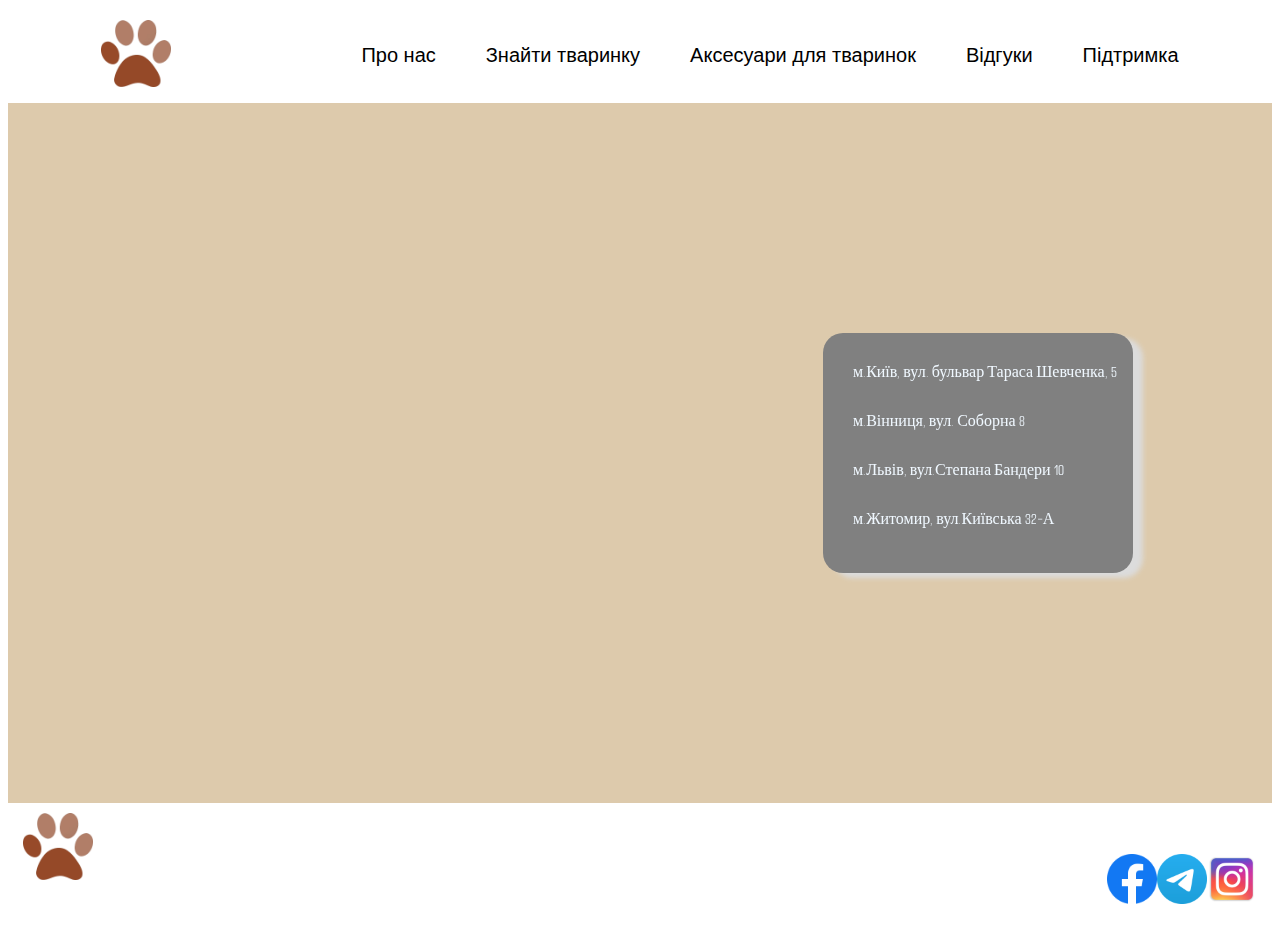
<file: support.html>
<!DOCTYPE html>
<html lang="uk">
<head>
    <meta charset="UTF-8">
    <meta name="viewport" content="width=device-width, initial-scale=1.0">
    <title>Підтримка</title>
    <link rel="stylesheet" href="css.support/support.css">
    <link rel="stylesheet" href="css.support/media.css">
</head>
<body>
    <header class="header">
        <div class="container header-conteiner">
        <a href="index.html"><img src="фото/logo.webp" width="70px"></a>
    <nav class="nav" id="nav">
    <ul class="list-reset nav__list">
    <li class="nav_link">
        <a href="index.html">Про нас</a>
    </li>
    <li class="nav_link">
        <a href="tvarunku.html">Знайти тваринку</a>
    </li>   
    <li class="nav_link">
        <a href="tvarunku.html">Аксесуари для тваринок</a>
    </li>
    <li class="nav_link">
        <a href="vidgyki.html">Відгуки</a>
    </li>
<li class="nav_link">
        <a href="support.html">Підтримка</a>
    </li>
    </ul>
    </nav>
    <button class="btn-reset burger" id="burger">
        <span class="burger__line"></span>
        <span class="burger__line"></span>
        <span class="burger__line"></span>
    </button>
    </div>
    </header>
    <main>
        <section class="section">
        <div class="container-map">
        <div class="maps"><iframe src="https://www.google.com/maps/embed?pb=!1m18!1m12!1m3!1d53707.3671368131!2d30.497756587666636!3d50.454390116855656!2m3!1f0!2f0!3f0!3m2!1i1024!2i768!4f13.1!3m3!1m2!1s0x40d4cef8b5f6338d%3A0x25c7f06ad686451c!2z0LHRg9C70YzQstCw0YAg0KLQsNGA0LDRgdCwINCo0LXQstGH0LXQvdC60LAsIDUsINCa0LjRl9CyLCAwMjAwMA!5e1!3m2!1suk!2sua!4v1737832107612!5m2!1suk!2sua" width="600" height="450" class="map" style="border:0;" allowfullscreen="" loading="lazy" referrerpolicy="no-referrer-when-downgrade"></iframe></div>
        <div class="all-flex-city">
        <div class="flex-city">м.Київ, вул. бульвар Тараса Шевченка, 5</div>
        <div class="flex-city">м.Вінниця, вул. Соборна 8 </div>
        <div class="flex-city">м.Львів, вул.Степана Бандери 10</div>
        <div class="flex-city">м.Житомир, вул.Київська 32-А</div>
        </div>
    </section>
    </main>
    <footer>
        <div class="container-footer">
            <a href="index.html"><img src="фото/logo.webp" width="70px"></a>    
        <div class="div123">
            <a href=""><img src="фото/Facebook_f_logo_(2019).svg.png" width="50px"></a>
        <a href=""><img src="фото/Telegram_2019_Logo.svg.png" width="50px"></a>
    <a href=""><img src="фото/depositphotos_564581688-stock-illustration-instagram-social-media-app-icon.jpg" width="50px"></a>
        </div>
    </div>
    </footer>
    <script src="js/support.js"></script>
</body>
</html>
</file>
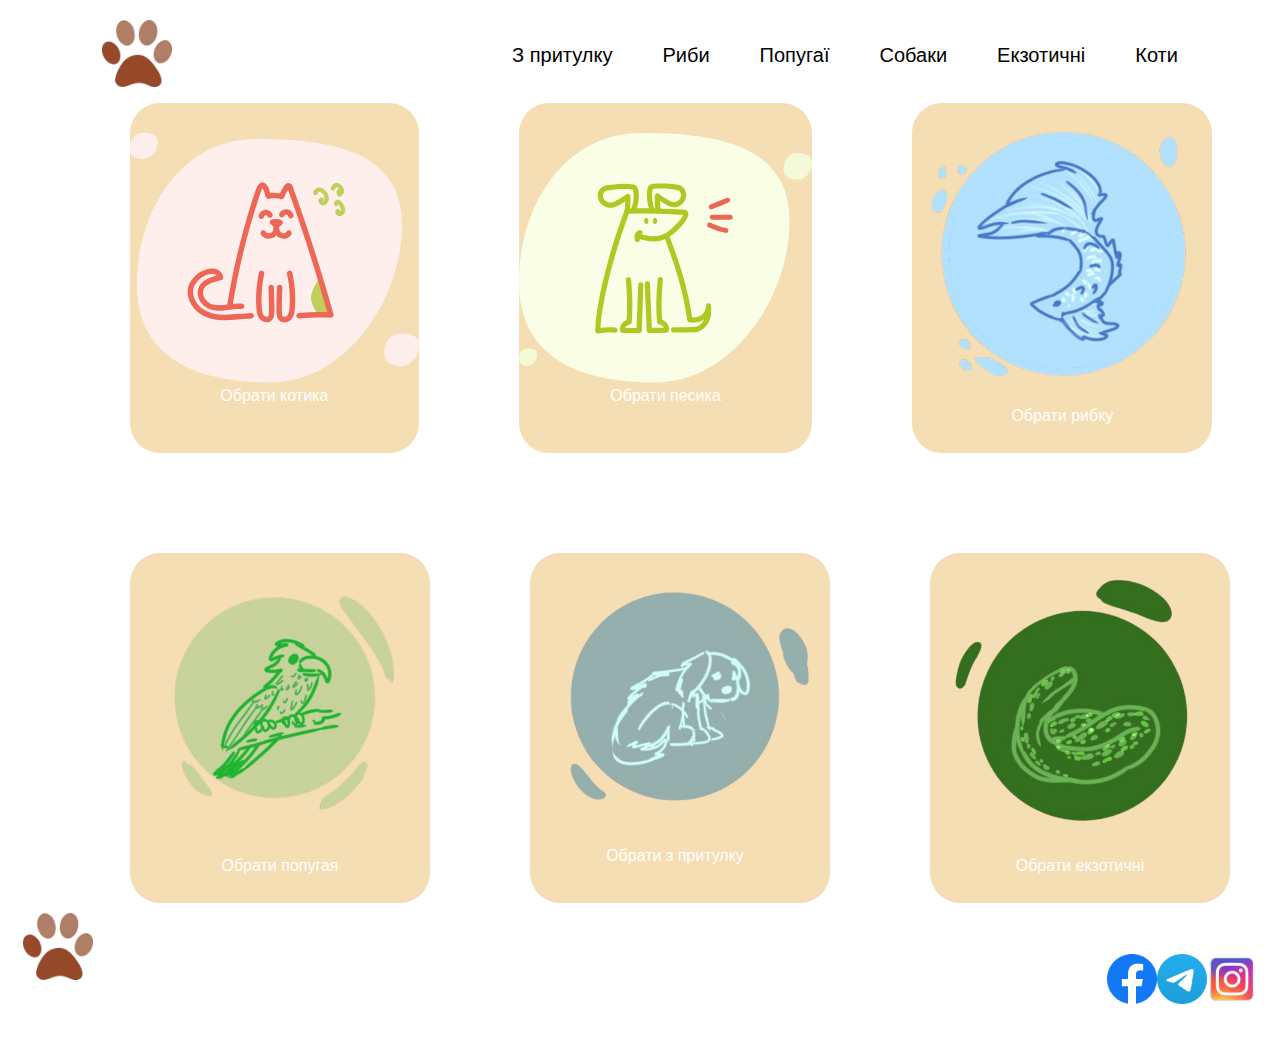
<file: tvarunku.html>
<!DOCTYPE html>
<html lang="en">
<head>
    <meta charset="UTF-8">
    <meta name="viewport" content="width=device-width, initial-scale=1.0">
    <title>Знайти тваринку</title>
    <link rel="stylesheet" href="css/search.css">
    <link rel="stylesheet" href="css/media123.css">
</head>
<body>
    <header class="header">
        <div class="container header-conteiner">
        <a href="index.html"><img src="фото/logo.webp" width="70px"></a>
    <nav class="nav" id="nav">
        <ul class="list-reset nav__list">
            <li class="nav_link">
              <a href="tvar.html">З притулку</a>
            </li>
            <li class="nav_link">
              <a href="fish.html">Риби</a>
            </li>
            <li class="nav_link">
              <a href="bird.html">Попугаї</a>
            </li>
            <li class="nav_link">
              <a href="dog.html">Собаки</a>
            </li>
            <li class="nav_link">
              <a href="priut.html">Екзотичні</a>
            </li>
            <li class="nav_link">
              <a href="caty.html">Коти</a>
            </li>
            </ul>
    </nav>
    <button class="btn-reset burger" id="burger">
        <span class="burger__line"></span>
        <span class="burger__line"></span>
        <span class="burger__line"></span>
    </button>
    </div>
    </header>
    <main>
        <section class="animals">
            <div class="container-main12345">
            <div class="container-main">
                <div class="cat">
                    <a href="caty.html"><img src="фото/cat-bg.svg">
                    <div>Обрати котика</div></a>
                </div>
                <div class="dog">
                    <a href="dog.html"><img src="фото/dog-bg.svg" alt="">
                    <div>Обрати песика</div></a>
                </div>
                <div class="fish">
                <a href="fish.html"><img src="фото/fish12345.png" alt="">
                    <div>Обрати рибку</div></a>
                </div>
                </div>
                <div class="container-main123">
                <div class="bird">
                <a href="bird.html"><img src="фото/popogaia.png" width="300px">
                    <div>Обрати попугая</div></a>
                </div>
                <div class="z-prutylky">
                <a href="tvar.html"><img src="фото/dog12345.png" alt="">
                    <div>Обрати з притулку</div></a>
                </div>
                <div class="ekzotuchni">
                <a href="priut.html"><img src="фото/ekxo123.png" width="300px" alt="">
                    <div>Обрати екзотичні</div></a>
                </div>
            </div>
        </div>
        </section>
    </main>
    <footer>
        <div class="container-footer">
            <a href="index.html"><img src="фото/logo.webp" width="70px"></a>    
        <div class="div123">
            <a href=""><img src="фото/Facebook_f_logo_(2019).svg.png" width="50px"></a>
        <a href=""><img src="фото/Telegram_2019_Logo.svg.png" width="50px"></a>
    <a href=""><img src="фото/depositphotos_564581688-stock-illustration-instagram-social-media-app-icon.jpg" width="50px"></a>
        </div>
    </div>
    </footer>
</body>
</html>
</file>
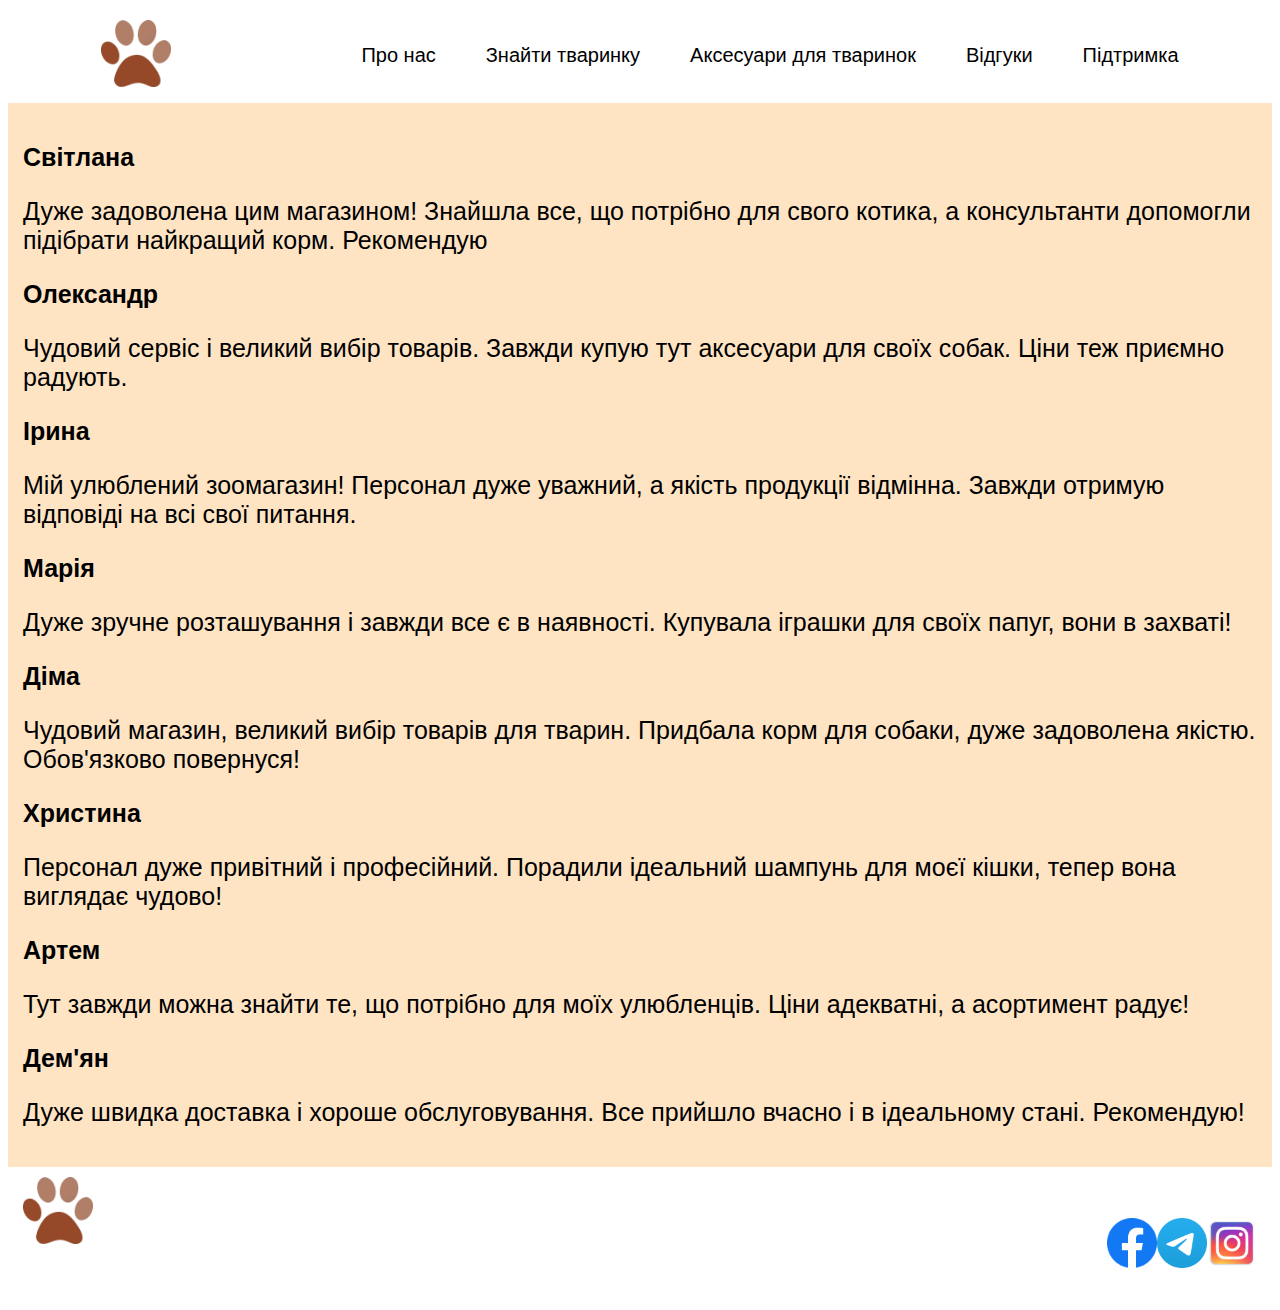
<file: vidgyki.html>
<!DOCTYPE html>
<html lang="uk">
<head>
    <meta charset="UTF-8">
    <meta name="viewport" content="width=device-width, initial-scale=1.0">
    <title>Відгуки</title>
    <link rel="stylesheet" href="css.coments/coments.css">
    <link rel="stylesheet" href="css.coments/media.css">
</head>
<body>
    <header class="header">
        <div class="container header-conteiner">
        <a href="index.html"><img src="фото/logo.webp" width="70px"></a>
    <nav class="nav" id="nav">
    <ul class="list-reset nav__list">
    <li class="nav_link">
        <a href="index.html">Про нас</a>
    </li>
    <li class="nav_link">
        <a href="tvarunku.html">Знайти тваринку</a>
    </li>   
    <li class="nav_link">
        <a href="tvarunku.html">Аксесуари для тваринок</a>
    </li>
    <li class="nav_link">
        <a href="vidgyki.htmls">Відгуки</a>
    </li>
<li class="nav_link">
        <a href="support.html">Підтримка</a>
    </li>
    </ul>
    </nav>
    <button class="btn-reset burger" id="burger">
        <span class="burger__line"></span>
        <span class="burger__line"></span>
        <span class="burger__line"></span>
    </button>
    </div>
    </header>
    <main>
        <section class="coments">
            <div class="conteiner-all">
                <div class="dim">
                    <p class="katerina"><strong>Світлана</strong></p>
                    <p>Дуже задоволена цим магазином! Знайшла все, що потрібно для свого котика, а консультанти допомогли підібрати найкращий корм. Рекомендую</p>
                </div>
                <div class="dim">
                    <p class="oleks"><strong>Олександр</strong></p>
                    <p>Чудовий сервіс і великий вибір товарів. Завжди купую тут аксесуари для своїх собак. Ціни теж приємно радують.</p>
                </div>
                <div class="dim">
                    <p class="irina"><strong>Ірина</strong></p>
                    <p>Мій улюблений зоомагазин! Персонал дуже уважний, а якість продукції відмінна. Завжди отримую відповіді на всі свої питання.</p>
                </div>
                <div class="dim">
                    <p class="maria "><strong>Марія</strong></p>
                    <p>Дуже зручне розташування і завжди все є в наявності. Купувала іграшки для своїх папуг, вони в захваті!</p>
                <div class="dim">
                    <p class="dima"><strong>Діма</strong></p>
                    <p>Чудовий магазин, великий вибір товарів для тварин. Придбала корм для собаки, дуже задоволена якістю. Обов'язково повернуся!</p>
                </div>
                <div class="dim">
                    <p class="krisa"><strong>Христина</strong></p>
                    <p>Персонал дуже привітний і професійний. Порадили ідеальний шампунь для моєї кішки, тепер вона виглядає чудово!</p>
                </div>
                <div class="dim">
                    <p class="bim"><strong>Артем</strong></p>
                    <p>Тут завжди можна знайти те, що потрібно для моїх улюбленців. Ціни адекватні, а асортимент радує!</p>
                </div>
                <div class="dim">
                    <p class="dima"><strong>Дем'ян</strong></p>
                    <p>Дуже швидка доставка і хороше обслуговування. Все прийшло вчасно і в ідеальному стані. Рекомендую!</p>
                </div>
                </div>
            </div>
        </section>
    </main>
    <footer>
        <div class="container-footer">
        <a href="index.html"><img src="фото/logo.webp" width="70px"></a>
        <div class="div123">
            <a href=""><img src="фото/Facebook_f_logo_(2019).svg.png" width="50px"></a>
        <a href=""><img src="фото/Telegram_2019_Logo.svg.png" width="50px"></a>
    <a href=""><img src="фото/depositphotos_564581688-stock-illustration-instagram-social-media-app-icon.jpg" width="50px"></a>
        </div>
    </div>
    </footer>
    <script src="js/coments.js"></script>
</body>
</html>
</file>
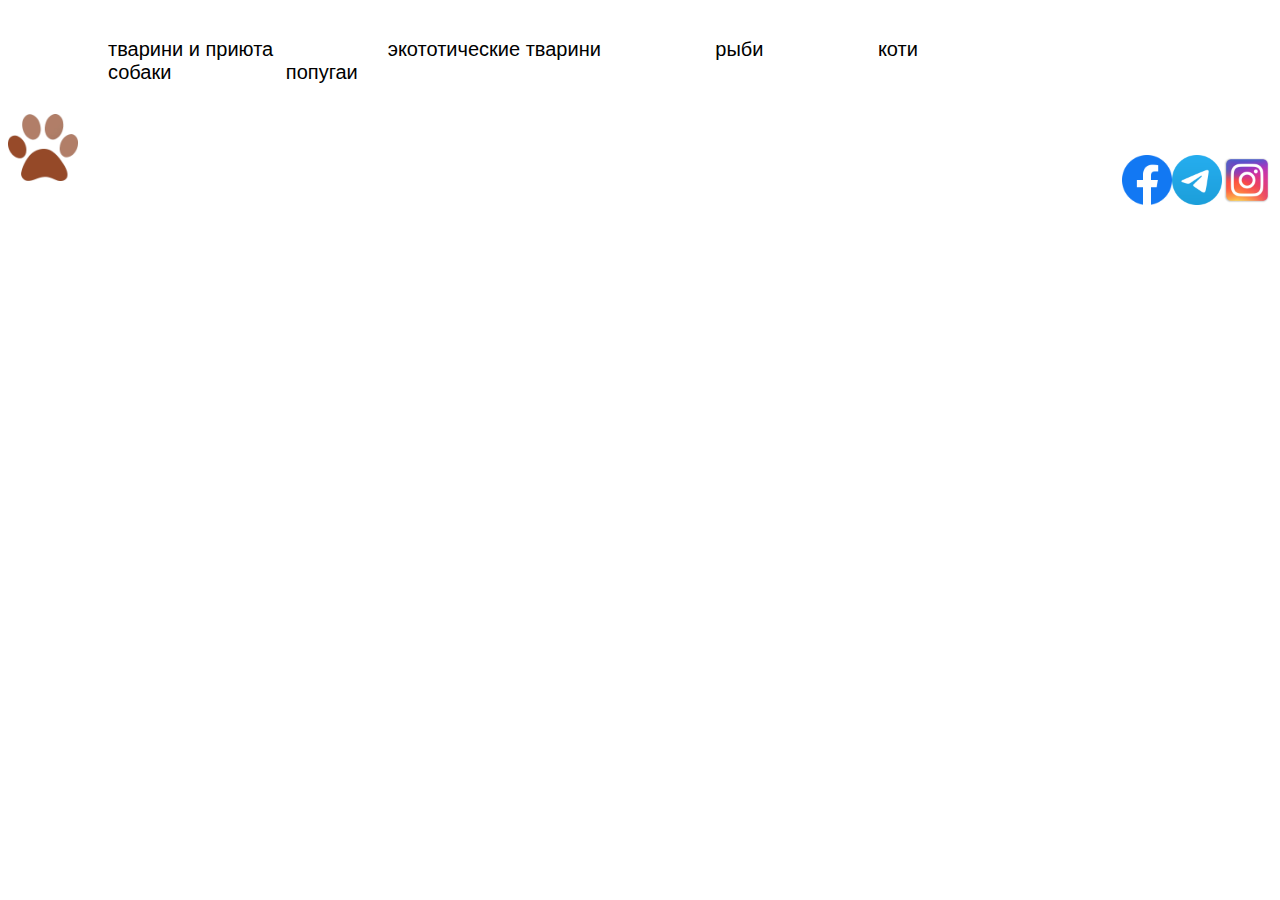
<file: поиски.html>
<!DOCTYPE html>
<html lang="en">
<head>
    <link rel ="stylesheet" href="стиль.css">
    <meta charset="UTF-8">
    <meta name="viewport" content="width=device-width, initial-scale=1.0">
    <link rel="stylesheet" href="стиль.css">
    <title>поиски друга</title>
</head>
<body>
    <header>
        <img src="фото/logo.webp" width="70px">
    <nav>
        <a href="http://127.0.0.1:5500/%D0%B7%D0%BD%D0%B0%D0%B9%D1%82%D0%B8%20%D0%B4%D1%80%D1%83%D0%B3%D0%B0/%D1%82%D0%B2%D0%B0%D1%80%D0%B8%D0%BD%D0%B8%20%D0%B8%20%D0%BF%D1%80%D0%B8%D1%8E%D1%82%D0%B0/index.html">тварини и приюта</a>
        <a href="http://127.0.0.1:5500/%D0%B7%D0%BD%D0%B0%D0%B9%D1%82%D0%B8%20%D0%B4%D1%80%D1%83%D0%B3%D0%B0/%D1%8D%D0%BA%D0%BE%D1%82%D0%BE%D1%82%D0%B8%D1%87%D0%B5%D1%81%D0%BA%D0%B8%D0%B5%20%D1%82%D0%B2%D0%B0%D1%80%D0%B8%D0%BD%D0%B8/index.html">экототические тварини</a>
        <a href="http://127.0.0.1:5500/%D0%B7%D0%BD%D0%B0%D0%B9%D1%82%D0%B8%20%D0%B4%D1%80%D1%83%D0%B3%D0%B0/%D1%80%D1%8B%D0%B1%D0%B8/index.html">рыби</a>
        <a href="http://127.0.0.1:5500/%D0%B7%D0%BD%D0%B0%D0%B9%D1%82%D0%B8%20%D0%B4%D1%80%D1%83%D0%B3%D0%B0/%D0%BA%D0%BE%D1%82%D0%B8/index.html">коти</a>
        <a href="http://127.0.0.1:5500/%D0%B7%D0%BD%D0%B0%D0%B9%D1%82%D0%B8%20%D0%B4%D1%80%D1%83%D0%B3%D0%B0/%D1%81%D0%BE%D0%B1%D0%B0%D0%BA%D0%B8/dog.html">собаки</a>
        <a href="http://127.0.0.1:5500/%D0%B7%D0%BD%D0%B0%D0%B9%D1%82%D0%B8%20%D0%B4%D1%80%D1%83%D0%B3%D0%B0/%D0%BF%D0%BE%D0%BF%D1%83%D0%B3%D0%B0%D0%B8/index.html">попугаи</a>
    </nav>
    </header>
    <main>
    </div>
</div>

    </main>
    <footer>
        <img src="фото/logo.webp" width="70px">
        <div class="div123">
            <img src="фото/Facebook_f_logo_(2019).svg.png" width="50px">
            <img src="фото/Telegram_2019_Logo.svg.png" width="50px">
            <img src="фото/depositphotos_564581688-stock-illustration-instagram-social-media-app-icon.jpg" width="50px">
        </div>
    </footer>
</body>
</html>
</file>
<file: css.support/support.css>
@import url('https://fonts.googleapis.com/css2?family=Smooch+Sans:wght@100..900&display=swap');
body{
    font-family: sans-serif;
}

.container{
    max-width: 1382px;
    padding: 0 15px;
    margin: 0 auto;
}

.container-footer{
    max-width: 1582px;
    padding: 0 15px;
    margin: 0 auto;
}

header{
    display: flex;
    text-decoration: none;
    height: 95px;
}

.header-conteiner{
    display: flex;
    align-items: center;
    justify-content: space-between;
    gap: 300px;
}

.nav__list{
    display: flex;
    align-items: center;
    gap: 50px;
}

.list-reset{
    list-style-type: none;
}

.nav_link{
    font-size: 20px;
}

.nav_link a{
    text-decoration: none;
    color:black;
}

.nav_link a:hover{
    color:aqua
}

.burger{
    display: none;
}

.conteiner-all{
    max-width: 1380px;
    margin: 0 auto;
    padding: 0 15px;
}

.dim{
    font-size: 25px;
}

footer{
    max-width: 1380px;
    margin: 0 auto;
    padding-top: 10px;
}

.div123{
    display: flex;
    justify-content: right;
    position: relative;
    bottom: 30px;
}

.section{
    background-color: rgb(221, 202, 172);
    height: 600px;
    padding-top: 100px;
}

.container-map{
    padding: 0 15px;
    max-width: 1380px;
    margin:0 auto;
    display: flex;
    margin-top: 30px;
    gap: 200px;
    font-family: "Smooch Sans", serif;
    font-optical-sizing: auto;
    font-weight: 10px;
    font-style: normal;
    color: aliceblue;
}

.all-flex-city{
    display: flex;
    flex-direction: column;
    margin-top: 100px;
    background-color: gray;
    padding-left: 30px;
    width: 280px;
    height: 240px;
    border-radius: 20px;
    box-shadow: 10px 5px 5px gainsboro;
}

.flex-city{
    margin-top: 30px;
}
</file>
<file: css.support/media.css>
@media (max-width:1291px) { 
    .header-conteiner{
        gap:150px;
    }

}

@media(max-width:1132px){
    .header-conteiner{
        gap:100px;
    }
}

@media(max-width:1078px){
    .header-conteiner{
        gap:10px;
    }

    .nav__list{
        gap: 40px;
    }

    .all-flex-city{
        display: block;
        margin-top: 0;
        background-color: gray;
        padding-left: 30px;
        width: 280px;
        height: 170px;
        border-radius: 20px;
        box-shadow: 10px 5px 5px gainsboro;
    }

    .section{
        height: 700px;
    }    

    .container-map{
        padding: 0 15px;
        max-width: 1380px;
        margin: 0 auto;
        margin-top: 30px;
        display: block;
        gap: 0;
        font-family: "Smooch Sans", serif;
        font-optical-sizing: auto;
        font-weight: 10px;
        font-style: normal;
        color: aliceblue;
    }
}

@media(max-width:949px){
    .nav{
        position: absolute;
        left: 0;
        top:0;
        width: 80%;
        height: 100vh;
        overflow-y: auto;
        background-color: wheat;
        z-index: 100000;
        transition: transform 0.3s ease-in-out, visibility 0.3s ease-in-out;
        transform: translateX(-100%);
        visibility: hidden;
    }

    .nav--active{
        transform: none;
        visibility: visible;
    }


    .nav__list{
        height: 100%;
        flex-direction: column;
        padding:50px 0 ;
    }

    .header-conteiner{
        justify-content: initial;
        gap: 700px;
    }

    .img{
        height: 400px;
    }

    .burger{
        display: block;
        position: relative;
        width: 35px;
        height: 25px;
        border: none;
        font: inherit;
        background-color: white;
        cursor: pointer;
    }

    .burger__line{
        position: absolute;
        right: 0;
        width: 100%;
        height: 4px;
        background-color: black;
    }
    
    .burger__line:first-child{
        top:0;
    }
    
    .burger__line:last-child{
        top:calc(100% - 2px);
    }
    
    .burger__line:nth-child(2){
        top:50%;
        transform: translateY(-50%);
    }

    .burger--active.burger__line:nth-child(2){
        transform: scale(0);
    }

    .burger--active.burger__line:first-child{
        top:50%;
        transform: rotate(45deg);
    }

    .burger--active.burger__line:last-child{
        top:50%;
        transform: rotate(-45deg);
    }

    .dim{
        font-size: 20pxs;
    }

    .all-flex-city{
        display: block;
        margin-top: 0;
    }

    .section{
        height: 700px;
    }    

    .container-map{
        padding: 0 15px;
        max-width: 1380px;
        margin: 0 auto;
        margin-top: 30px;
        display: block;
        gap: 0;
        font-family: "Smooch Sans", serif;
        font-optical-sizing: auto;
        font-weight: 10px;
        font-style: normal;
        color: aliceblue;
    }
}

@media(max-width:841px){
    .header-conteiner{
        gap: 500px;
    }
}

@media(max-width:643px){
    .header-conteiner{
        gap: 300px;
    }

    .map{
        width: 500px;
    }
}

@media(max-width:535px){
    .map{
    width:400px;
}
}

@media(max-width:448px){
    .header-conteiner{
        gap: 200px;
    }

    .map{
        width:300px;
        height: 300px;
    }
}

@media(max-width:343px){
    .header-conteiner{
        gap: 150px;
    }

    .map{
        width:250px;
        height: 250px;
    }

    .all-flex-city{
        width: 250px;
        height: 190px;
    }
}
</file>
<file: css/search.css>
body{
    font-family: sans-serif;
}

.container{
    max-width: 1382px;
    padding: 0 15px;
    margin: 0 auto;
}

.container-footer{
    max-width: 1582px;
    padding: 0 15px;
    margin: 0 auto;
}

header{
    display: flex;
    text-decoration: none;
    height: 95px;
}

.header-conteiner{
    display: flex;
    align-items: center;
    justify-content: space-between;
    gap: 300px;
}

.nav__list{
    display: flex;
    align-items: center;
    gap: 50px;
}

.list-reset{
    list-style-type: none;
}

.nav_link{
    font-size: 20px;
}

.nav_link a{
    text-decoration: none;
    color:black;
}

.nav_link a:hover{
    color:aqua
}

.burger{
    display: none;
}

.conteiner-all{
    max-width: 1380px;
    margin: 0 auto;
    padding: 0 15px;
}

.dim{
    font-size: 25px;
}

footer{
    max-width: 1380px;
    margin: 0 auto;
    padding-top: 10px;
}

.div123{
    display: flex;
    justify-content: right;
    position: relative;
    bottom: 30px;
}

.container-main12345{
    max-width: 1020px;
    margin: 0 auto;
}

.container-main12345 a{
    text-decoration: none;
    color: white;
    font-family: 'Segoe UI', Tahoma, Geneva, Verdana, sans-serif;
}

.container-main{
    display: flex;
    flex-direction: row;
    margin: 0 auto;
    gap: 100px;
}

.container-main123{
    display: flex;
    flex-direction: row;
    margin: 0 auto;
    gap: 100px;
    margin-top: 100px;
}

.cat{
    display: flex;
    background-color: wheat;
    border-radius: 30px;
    text-align: center;
    height: 350px;
}

.cat img{
    height: 250px;
    margin-top: 30px;
}

.dog{
    display: flex;
    background-color: wheat;
    border-radius: 30px;
    text-align: center;
    height: 350px;
}

.dog img{
    height: 250px;
    margin-top: 30px;
}

.fish{
    display: flex;
    background-color: wheat;
    border-radius: 30px;
    text-align: center;
    height: 350px;
}

.fish img{
    height: 300px;
}

.bird{
    display: flex;
    background-color: wheat;
    border-radius: 30px;
    text-align: center;
    height: 350px;
}

.ekzotuchni{
    display: flex;
    background-color: wheat;
    border-radius: 30px;
    text-align: center;
    height: 350px;
}

.z-prutylky{
    display: flex;
    background-color: wheat;
    border-radius: 30px;
    text-align: center;
    height: 350px;
    width: 300px;
}

.z-prutylky img{
    height: 350px;
    position: relative;
    right: 30px;
    bottom: 30px;
}

.z-prutylky div{
    position: relative;
    bottom: 100px;
    right: 30px;
    margin-top: 40px;
}
</file>
<file: css/media123.css>
@media(max-width:1252px){
    .container-main12345{
        display: block;
        background-color: white;
    }

    .container-main{
        display: block;
        flex-direction: none;
        margin: 0 auto;
        gap: 0px;
        margin-top: 100px;
    }

    .container-main123{
        display: block;
    }
}
</file>
<file: css.coments/coments.css>
body{
    font-family: sans-serif;
}

.container{
    max-width: 1382px;
    padding: 0 15px;
    margin: 0 auto;
}

.container-footer{
    max-width: 1582px;
    padding: 0 15px;
    margin: 0 auto;
}

header{
    display: flex;
    text-decoration: none;
    height: 95px;
}

.header-conteiner{
    display: flex;
    align-items: center;
    justify-content: space-between;
    gap: 300px;
}

.nav__list{
    display: flex;
    align-items: center;
    gap: 50px;
}

.list-reset{
    list-style-type: none;
}

.nav_link{
    font-size: 20px;
}

.nav_link a{
    text-decoration: none;
    color:black;
}

.nav_link a:hover{
    color:aqua
}

.burger{
    display: none;
}

.conteiner-all{
    max-width: 1380px;
    margin: 0 auto;
    padding: 0 15px;
}

.dim{
    font-size: 25px;
}

footer{
    max-width: 1380px;
    margin: 0 auto;
    padding-top: 10px;
}

.div123{
    display: flex;
    justify-content: right;
    position: relative;
    bottom: 30px;
}

.coments{
    background-color: bisque;
    padding-bottom: 15px;
    padding-top: 15px;
}
</file>
<file: css.coments/media.css>
@media (max-width:1291px) { 
    .header-conteiner{
        gap:150px;
    }

}

@media(max-width:1132px){
    .header-conteiner{
        gap:100px;
    }
}

@media(max-width:1078px){
    .header-conteiner{
        gap:10px;
    }

    .nav__list{
        gap: 40px;
    }
}

@media(max-width:949px){
    .nav{
        position: absolute;
        left: 0;
        top:0;
        width: 80%;
        height: 100vh;
        overflow-y: auto;
        background-color: wheat;
        z-index: 100000;
        transition: transform 0.3s ease-in-out, visibility 0.3s ease-in-out;
        transform: translateX(-100%);
        visibility: hidden;
    }

    .nav--active{
        transform: none;
        visibility: visible;
    }


    .nav__list{
        height: 100%;
        flex-direction: column;
        padding:50px 0 ;
    }

    .header-conteiner{
        justify-content: initial;
        gap: 700px;
    }

    .img{
        height: 400px;
    }

    .burger{
        display: block;
        position: relative;
        width: 35px;
        height: 25px;
        border: none;
        font: inherit;
        background-color: white;
        cursor: pointer;
    }

    .burger__line{
        position: absolute;
        right: 0;
        width: 100%;
        height: 4px;
        background-color: black;
    }
    
    .burger__line:first-child{
        top:0;
    }
    
    .burger__line:last-child{
        top:calc(100% - 2px);
    }
    
    .burger__line:nth-child(2){
        top:50%;
        transform: translateY(-50%);
    }

    .burger--active.burger__line:nth-child(2){
        transform: scale(0);
    }

    .burger--active.burger__line:first-child{
        top:50%;
        transform: rotate(45deg);
    }

    .burger--active.burger__line:last-child{
        top:50%;
        transform: rotate(-45deg);
    }

    .dim{
        font-size: 20pxs;
    }
}

@media(max-width:841px){
    .header-conteiner{
        gap: 500px;
    }
}

@media(max-width:643px){
    .header-conteiner{
        gap: 300px;
    }
}

@media(max-width:448px){
    .header-conteiner{
        gap: 200px;
    }
}

@media(max-width:343px){
    .header-conteiner{
        gap: 150px;
    }
}
</file>
<file: стиль.css>
body{
    font-family: sans-serif;
}

header{
    display: flex;
    text-decoration: none;
    justify-content: right;
    padding-bottom: 30px;
}

header nav{
    margin-right: 100px;
    margin-top: 30px;
}

header a{
    text-decoration: none;
    color:black;
    font-size: 20px;
    margin-left: 30px;
    margin-right: 80px;
}

header img{
    position: relative;
    right:200px ;
    top:7px;
}

.pronas{
    background-color: rgb(221, 202, 172);
    padding-top: 10px;
}

.knopka{
    text-decoration: none;
    color: white;
    background-color: rgb(199, 130, 74);
    padding: 15px 40px 15px 40px;
    border-radius: 10px;
    position: relative;
    left:200px;
    top:40px
}

.pronas img{
    display: flex;
    position: relative;
    left: 1000px;
    bottom:70px;
}

.pronas p{
    font-size: 30px;
}

.pronas div{
    position: relative;
    left: 100px;
    top:200px;
}

.a12345{
    justify-content: center;
    display: flex;
}

.chorobitu h1{
    text-align: center;
    font-size: 30px;
}

.a123{
    margin-right: 200px;
}

.a123 p{
    color:greenyellow;
    font-size: 20px;
    text-align: center;
}

.a1234 p{
    color:rgb(255, 100, 100);
    font-size:20px;
    text-align: center;
}

.zagolov{
    text-align: center;
    font-size: 30px;
}

.text{
    position: relative;
    left:100px;
    font-size: 20px;
}

.pronas123{
    background-color: rgb(221, 202, 172);
    padding-bottom: 50px;
    padding-top: 30px;
    border-radius: 10px;
}

.div123{
    display: flex;
    justify-content: right;
    position: relative;
    bottom: 30px;
}
</file>
